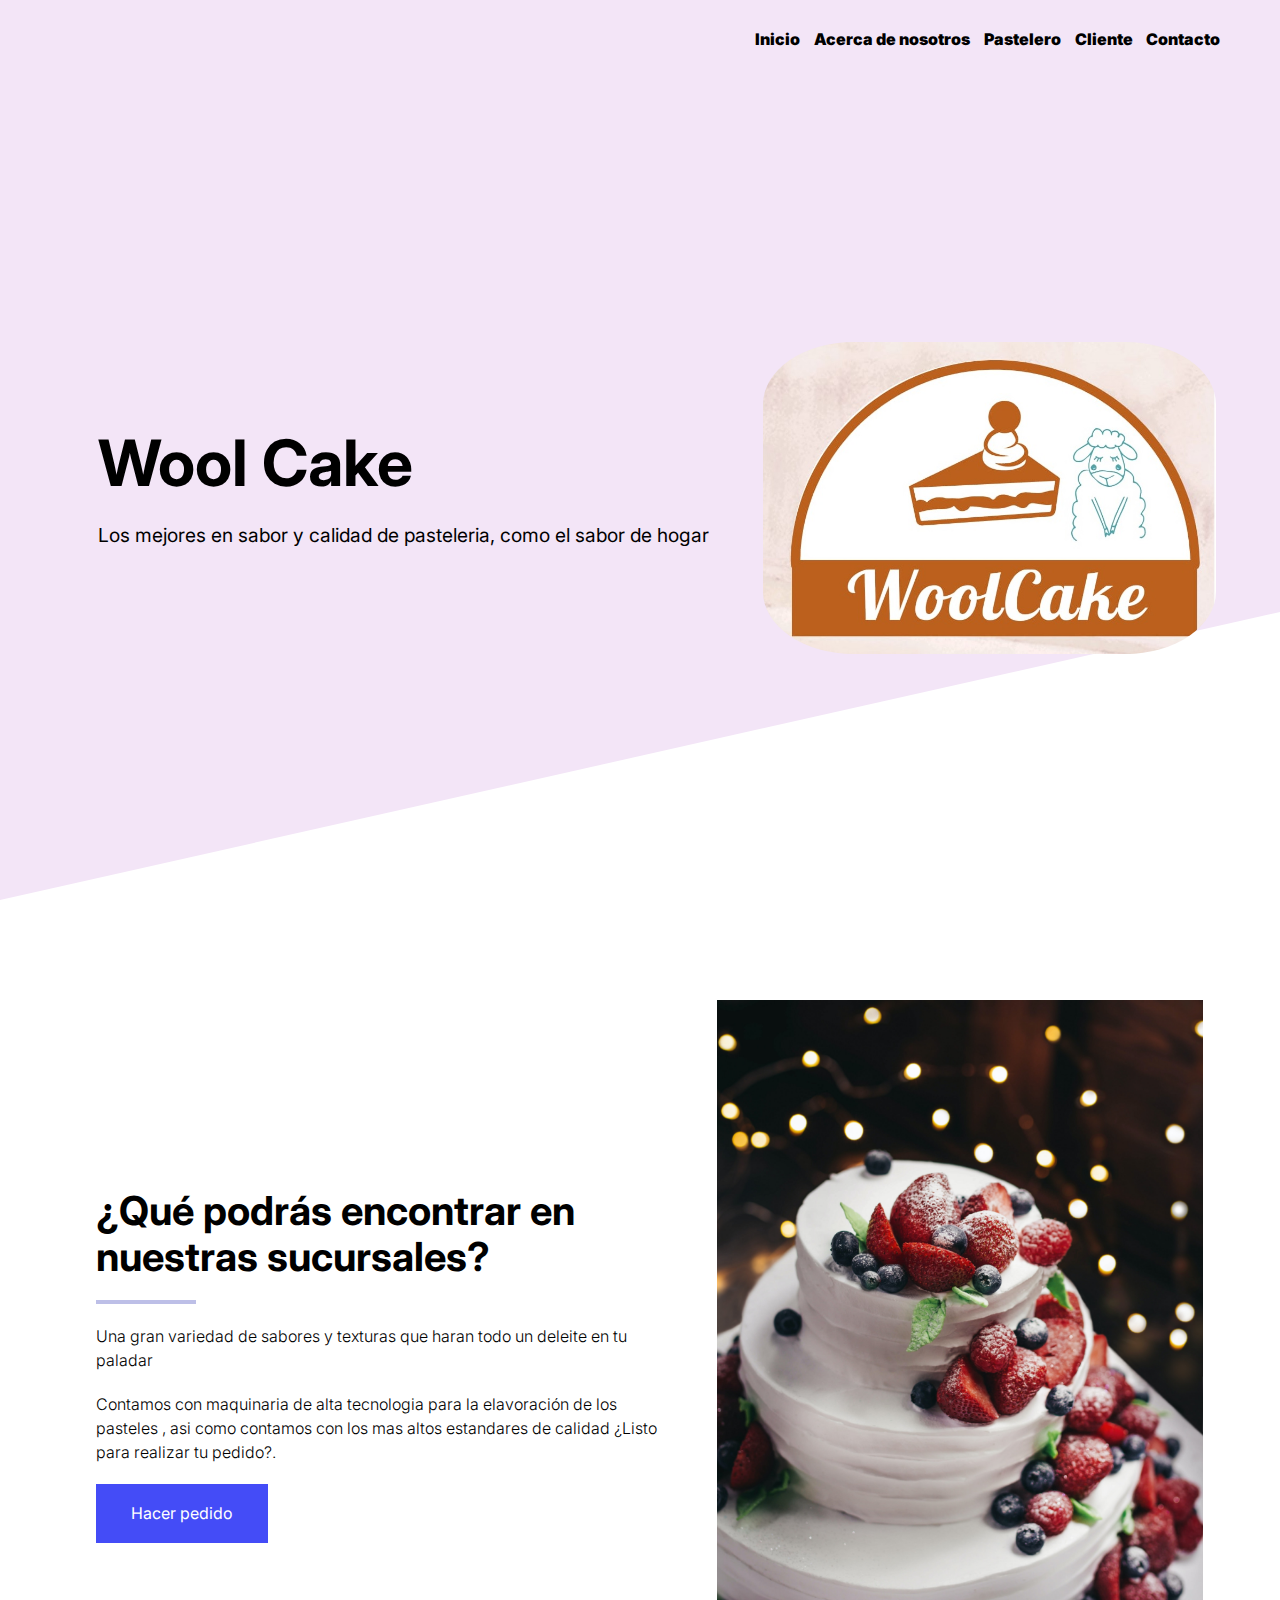
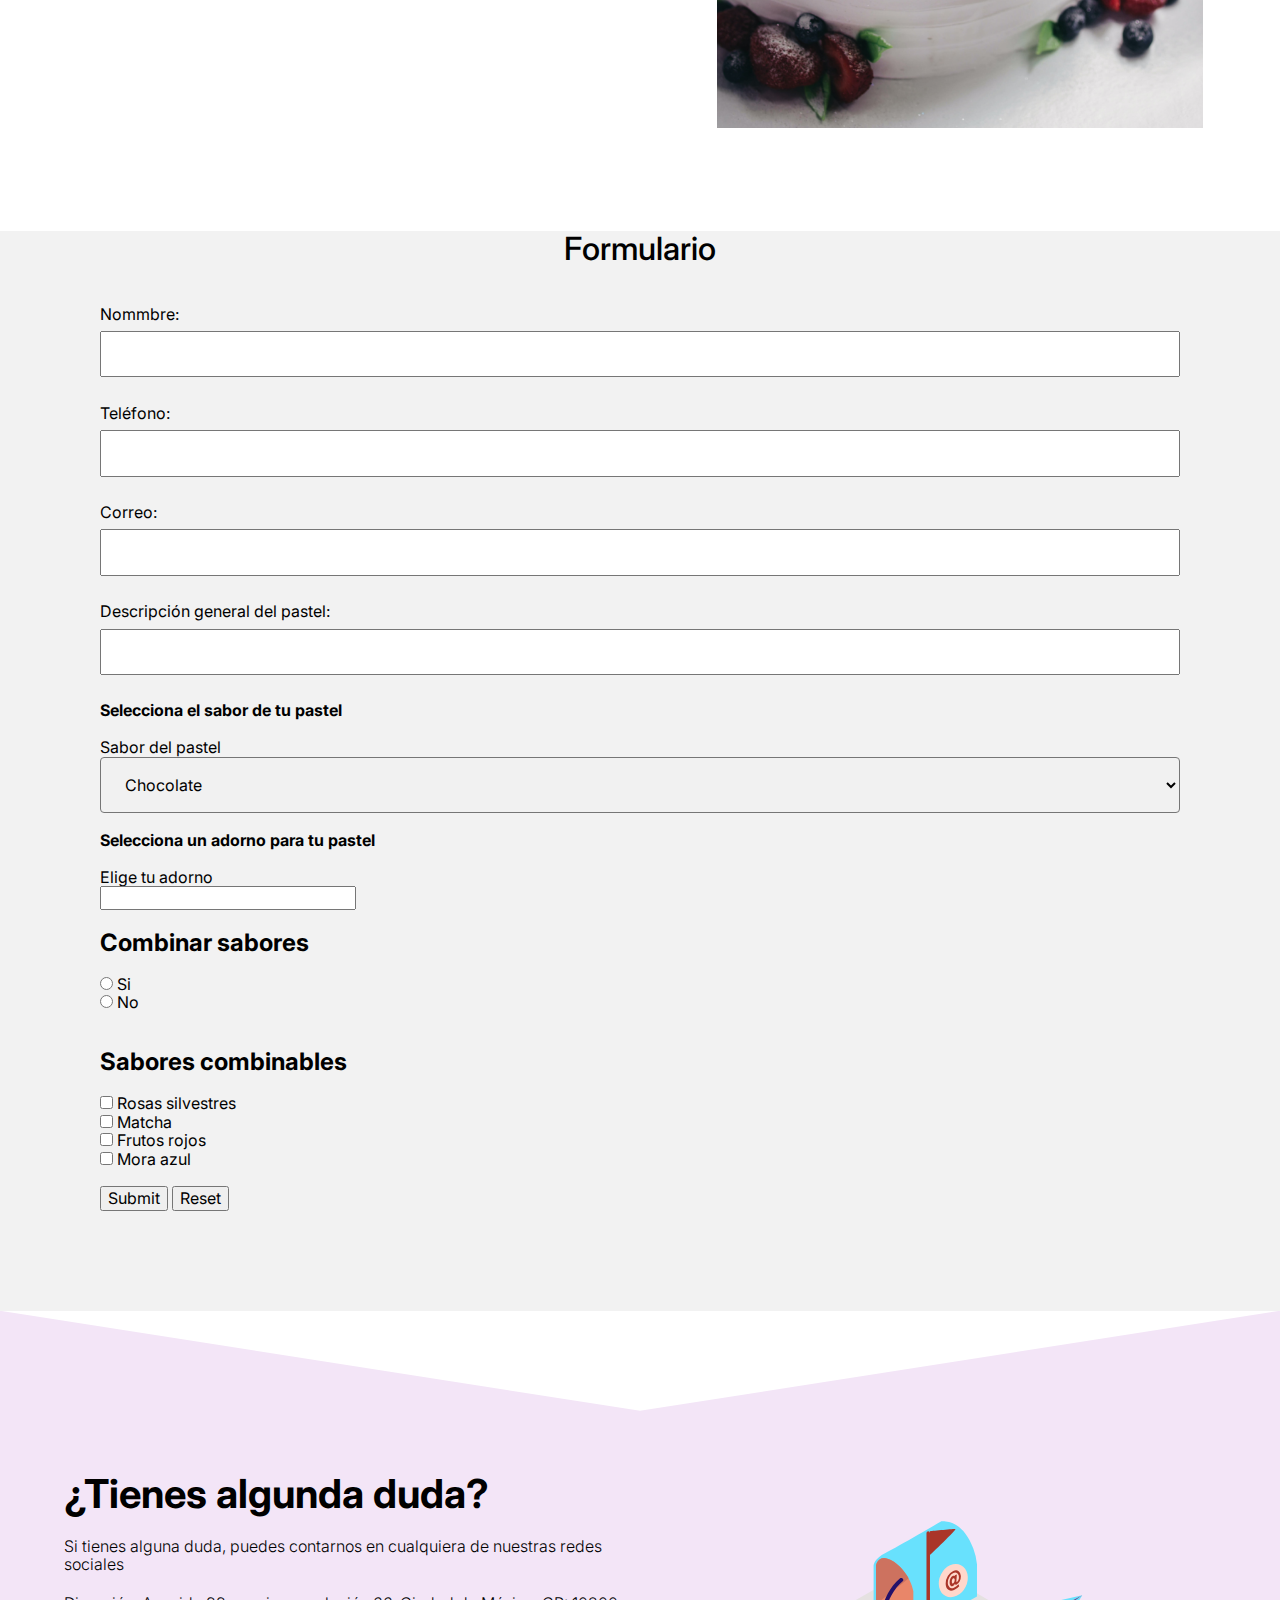
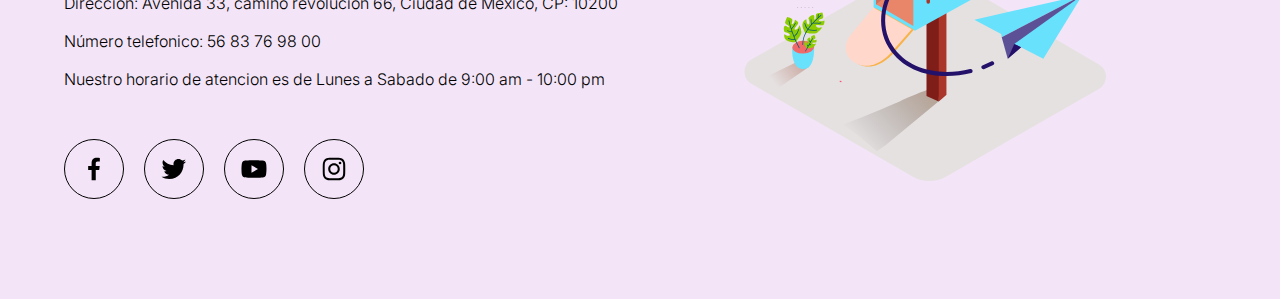
<file: Página Web Pasteleria Maquetación/cliente.html>
<!DOCTYPE html>
<html lang="en">
<head>
    <meta charset="UTF-8">
    <meta name="viewport" content="width=device-width, initial-scale=1.0">
    <meta name="author" content="Jesus Hernandez P">
    <meta name="keywords" content="Pasteleria,pasteles,comprar pastel, pasteles ricos">
    <title>Pasteleria Wool Cake, los mas suaves del mercado</title>
    <link rel="stylesheet" href="css/normalize.css">
    <link rel="stylesheet" href="css/style.css">
</head>
<body>
    
    <header class="hero">
        <nav>                      
            <a href="index.html">Inicio</a>
            <a href="index.html#about">Acerca de nosotros</a>
            <a href="#">Pastelero</a>
            <a href="cliente.html">Cliente </a>
            <a href="index.html#footer" >Contacto</a>
            
        </nav>

        <div class="hero__container container">

            <div class="hero__texts">
                <h1 class="hero__title">Wool Cake</h1>
                <p class="hero__copy">Los mejores en sabor y calidad de pasteleria, como el sabor de hogar</p>
                  
            </div>

            <img src="assets/logo1.jpeg" class="hero__img">

        </div>


    </header>

    <main class="main">

        

        <section class="about container">

            <div class="about__course">
                <h2 class="title title--border">¿Qué podrás encontrar en nuestras sucursales?</h2>

                <p class="about__paragraph">Una gran variedad de sabores y texturas que haran todo un deleite en tu paladar</p>

                <p class="about__paragraph">Contamos con maquinaria de alta tecnologia para la elavoración de los pasteles , asi como contamos con los mas altos estandares de calidad ¿Listo para realizar tu pedido?.</p>

                <a href="#" class="cta">Hacer pedido</a>
            </div>
            <figure class="about__picture">
                <img src="assets/imu2.jpg" class="about__img">
            </figure>
        </section>

        <section class="form">
            <div class="form">
            <p style="font-size: 2em; text-align: center; font-weight: 520;" >Formulario</p>
            <br><br>            
            <label for="Input1_nombre"> Nommbre:</label>
            <br>
            <input type="text" id="Input1_nombre" name="Input1_nombre">
            <br><br>
            <label for="Input2_telefono"> Teléfono:</label>
            <br>
            <input type="number" id="Input2_telefono" name="Input2_telefono"maxlength="10">
            <br><br>
            <label for="correo1">Correo:</label><br>
            <input type="email" id="correo1" name="correo1"><br><br>
            <label for="descripcion_pastel"> Descripción general del pastel:</label>
            <br>
            <input type="text" id="descripcion_pastel" name="descripcion_pastel">
            <br><br>
            <p style="font-weight: 700;">Selecciona el sabor de tu pastel</p>
            <br>
            <label for="sabor">Sabor del pastel</label>
            <select id="sabor name="sabor">
                <option value="chocolate">Chocolate</option>
                <option value="frutos_rojos">Frutos Rojos</option>
                <option value="limon">Limon</option>
                <option value="rosa_silvestre">Rosa silvestre</option>
                <option value="matcha">Matcha</option>
                <option value="mora_azul">Mora azul</option>
                
            </select>
            <br><br>
            <p style="font-weight: 700;">Selecciona un adorno para tu pastel</p>
            <br>
            <label for="adorno">Elige tu adorno</label><br>
            <input list="adornos">
            <datalist id="adornos">
                <option value="Globos-metálicos">
                <option value="Globos-dorado">
                <option value="Velita tradicional">
                <option value="Rosas">
                <option value="Plantas del bosque">
            </datalist>
            <br><br>

            <h2>Combinar sabores</h2><br>
            <input type="radio" id="Si" name="combinar_s" value="Si">
            <label for="Si">Si</label><br>
            <input type="radio" id="No" name="combinar_no" value="No">
            <label for="No">No</label><br>
            <br><br>


            <h2>Sabores combinables</h2><br>
            <input type="checkbox" id="topping1" name="topping1" value="chocolate">
            <label for="topping1">Rosas silvestres</label><br>
            <input type="checkbox" id="topping2" name="topping2" value="matcha">
            <label for="topping2">Matcha</label><br>
            <input type="checkbox" id="topping3" name="topping3" value="frutos_rojos">
            <label for="topping3">Frutos rojos</label><br>
            <input type="checkbox" id="topping4" name="topping4" value="mora_azul">
            <label for="topping4">Mora azul</label><br><br>


            <input type="submit" value="Submit">
            <input type="reset">
            </div>
        </section>
    </main>

    <footer class="footer" >
        <div id="footer" class="footer__container container">

            <div class="footer__contact">
                <div class="footer__texts">
                    <h2 class="title">¿Tienes algunda duda?</h2>
                    <p class="footer__copy">Si tienes alguna duda, puedes contarnos en cualquiera de nuestras redes sociales</p>
                    <p class="footer__copy">Dirección: Avenida 33, camino revolución 66, Ciudad de México, CP: 10200</p>
                    <p class="footer__copy">Número telefonico: 56 83 76 98 00</p>
                    <p class="footer__copy">Nuestro horario de atencion es de Lunes a Sabado de 9:00 am - 10:00 pm</p>

                    <div class="footer__social">
                        <a href="#" class="footer__link">
                           <img src="assets/bxl-facebook.svg" class="footer__icon">
                        </a>
                        <a href="#" class="footer__link">
                           <img src="assets/bxl-twitter.svg" class="footer__icon">
                        </a>
                        <a href="#" class="footer__link">
                           <img src="assets/bxl-youtube.svg" class="footer__icon">
                        </a>
                        <a href="#" class="footer__link">
                           <img src="assets/bxl-instagram.svg" class="footer__icon">
                        </a>
                    </div>
                </div>

                <figure class="footer__picture">
                    <img src="assets/message-ilustration.svg" class="footer__img">
                </figure>
            </div>

        </div>
    </footer>

</body>
</html>
</file>
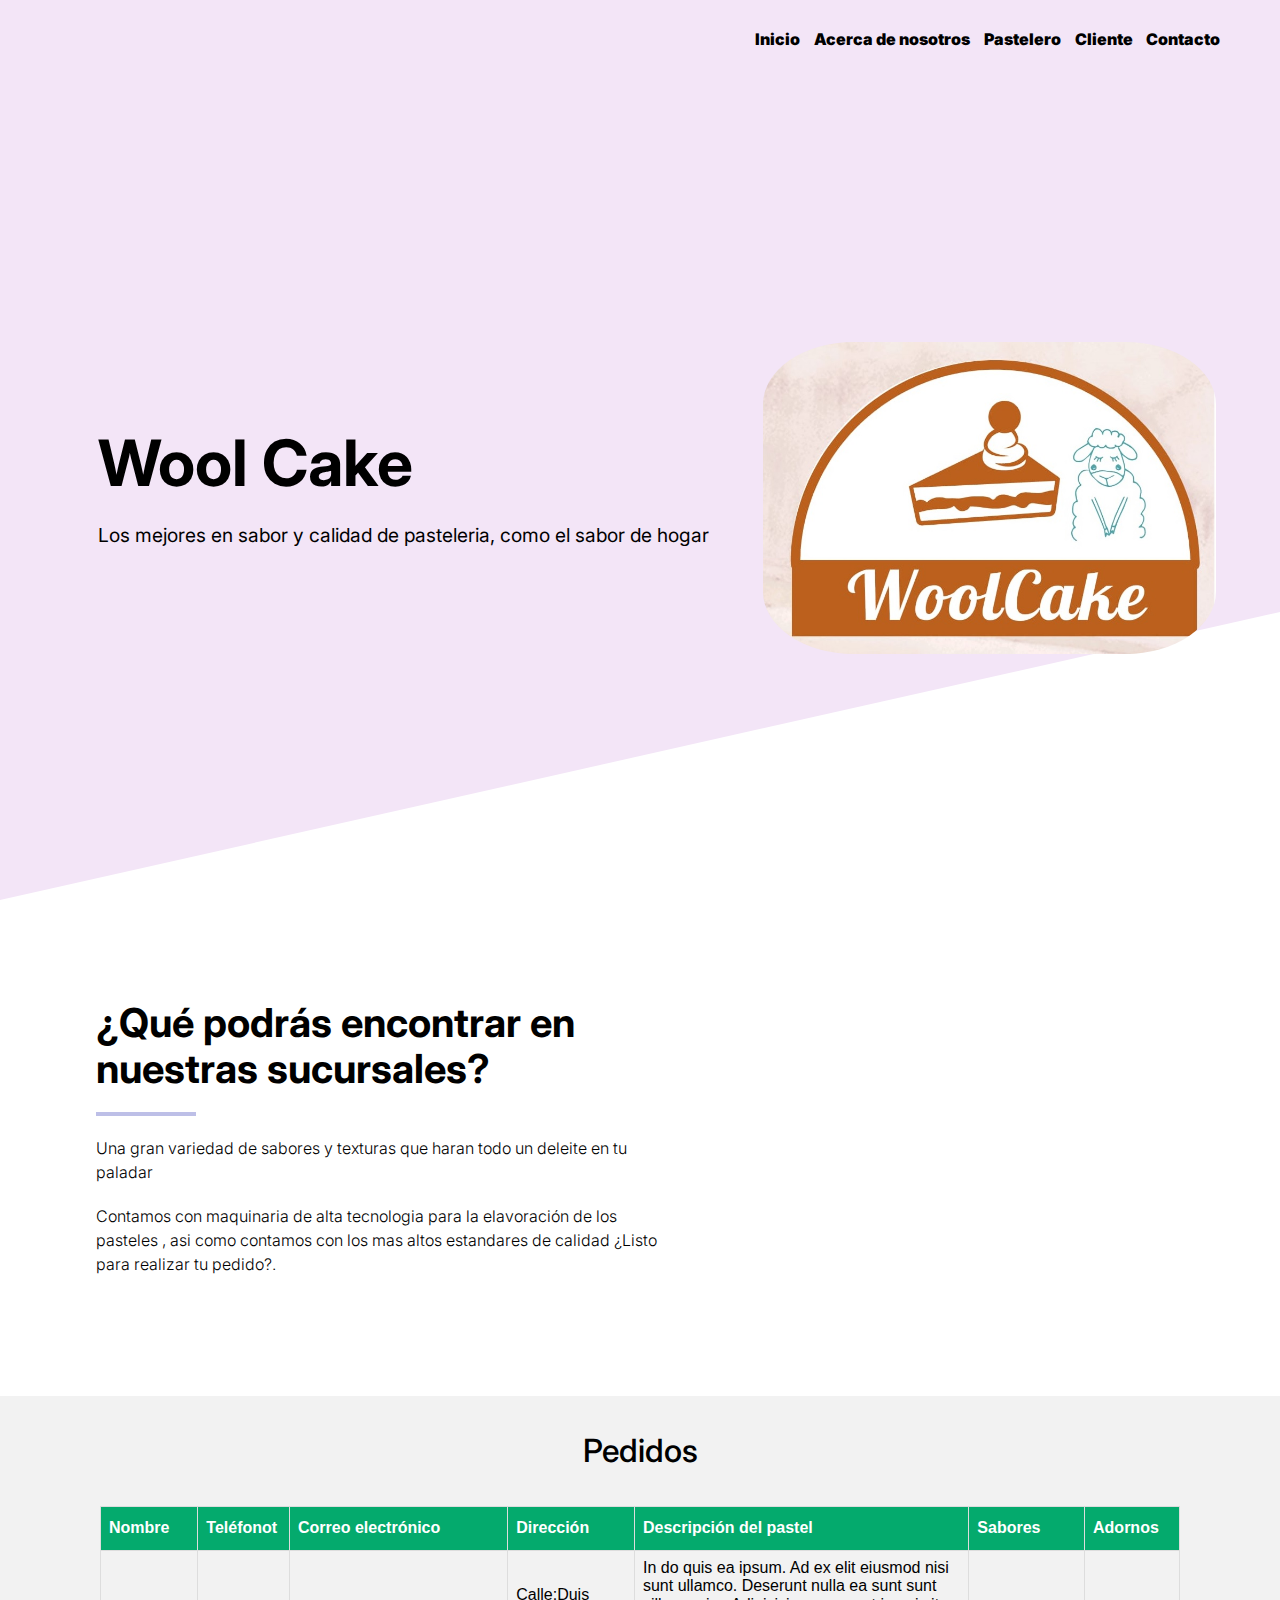
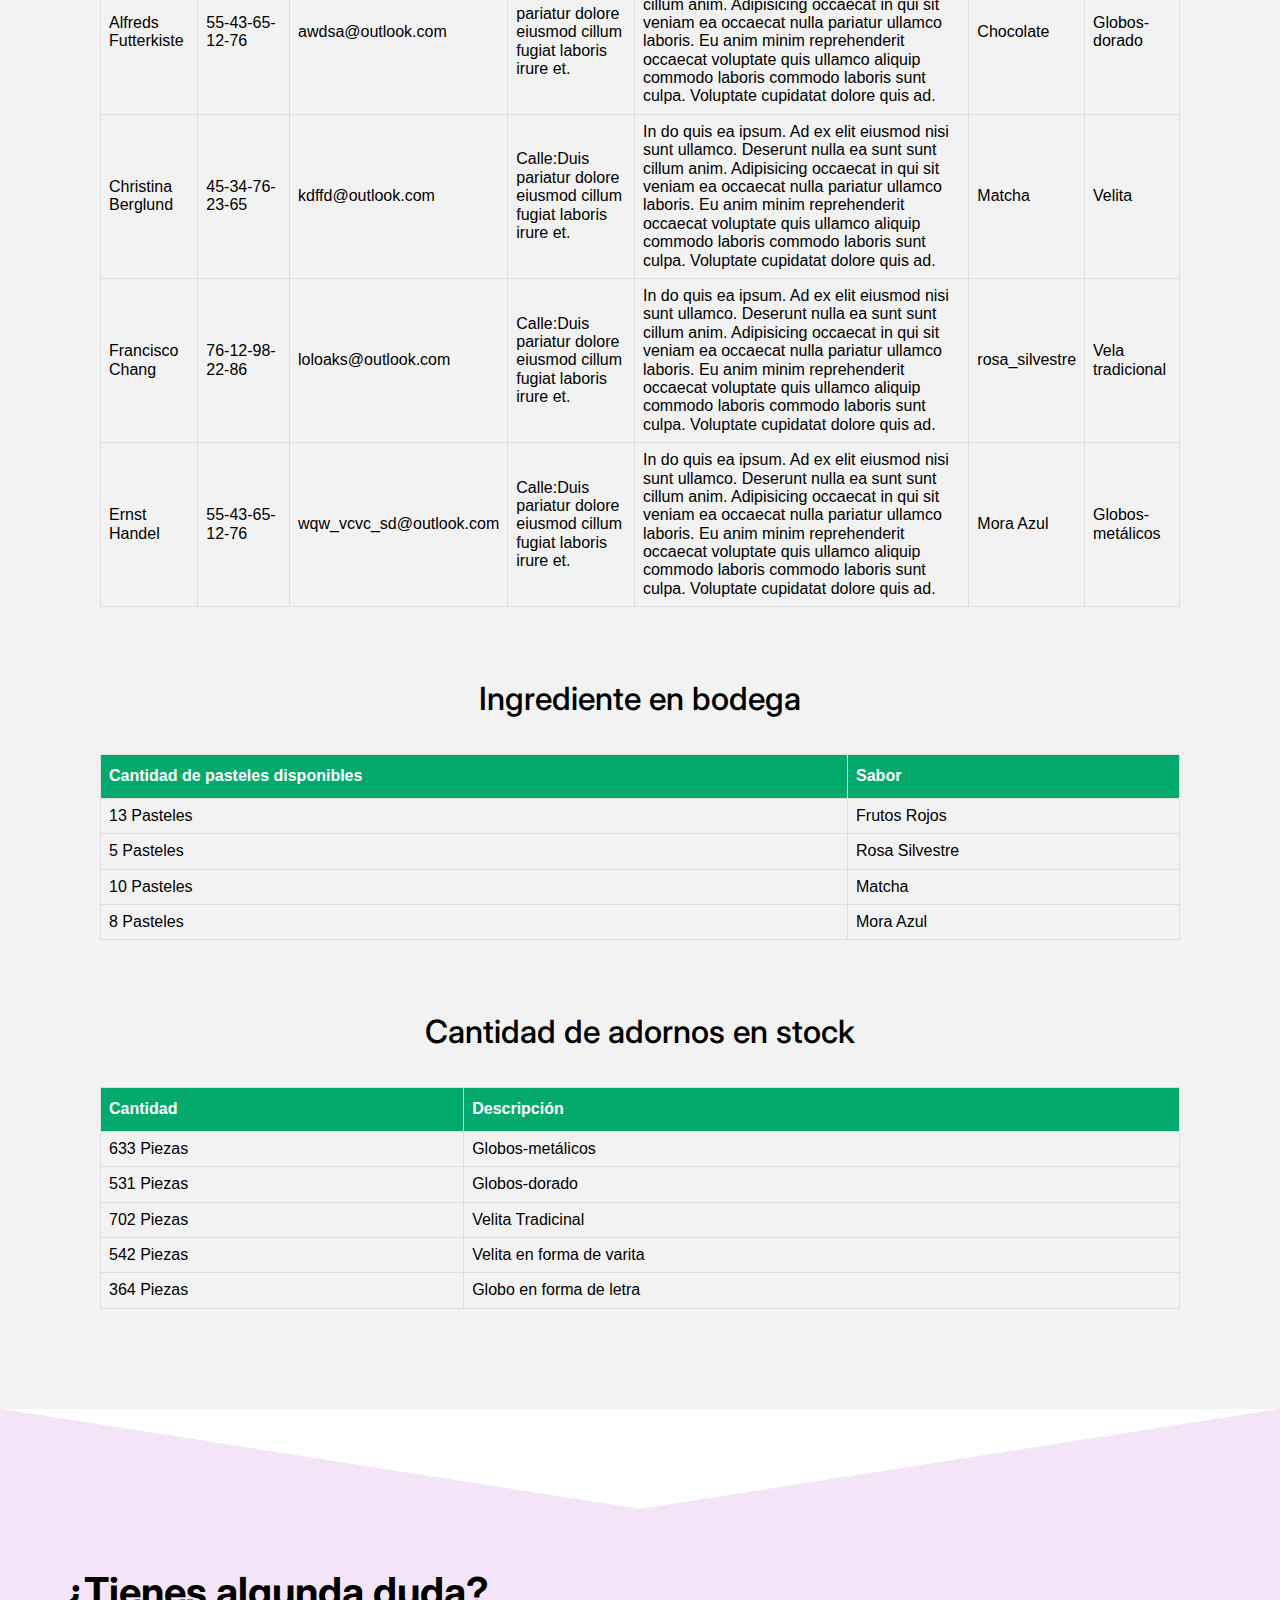
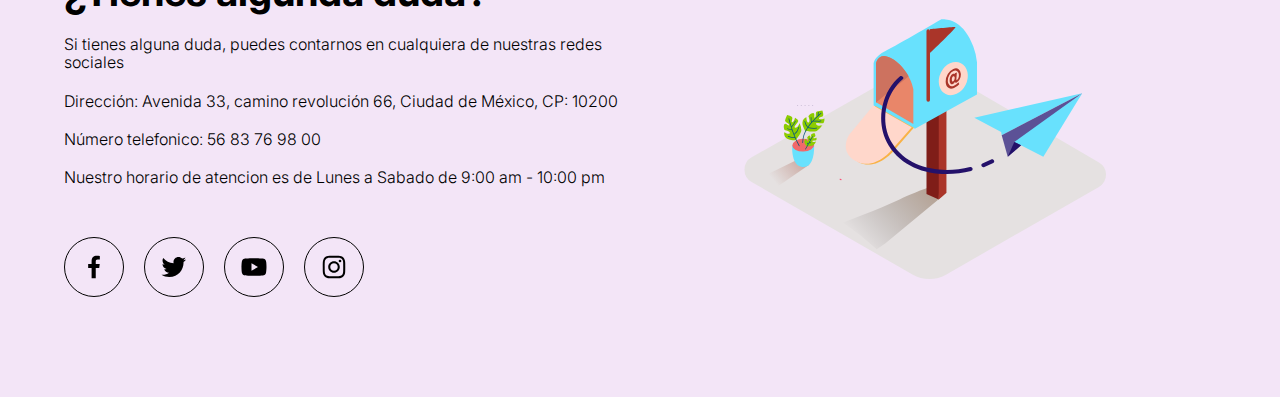
<file: Página Web Pasteleria Maquetación/pastelero.html>
<!DOCTYPE html>
<html lang="en">
    <head>
        <meta charset="UTF-8">
        <meta name="viewport" content="width=device-width, initial-scale=1.0">
        <meta name="author" content="Jesus Hernandez P">
        <meta name="keywords" content="Pasteleria,pasteles,comprar pastel,
            pasteles ricos">
        <title>Pasteleria Wool Cake, los mas suaves del mercado</title>
        <link rel="stylesheet" href="css/normalize.css">
        <link rel="stylesheet" href="css/style.css">
    </head>
    <body>

        <header class="hero">
            <nav>
                <a href="index.html">Inicio</a>
                <a href="index.html#about">Acerca de nosotros</a>
                <a href="#">Pastelero</a>
                <a href="cliente.html">Cliente </a>
                <a href="index.html#footer">Contacto</a>

            </nav>

            <div class="hero__container container">

                <div class="hero__texts">
                    <h1 class="hero__title">Wool Cake</h1>
                    <p class="hero__copy">Los mejores en sabor y calidad de
                        pasteleria, como el sabor de hogar</p>

                </div>

                <img src="assets/logo1.jpeg" class="hero__img">

            </div>


        </header>

        <main class="main">



            <section class="about container">

                <div class="about__course">
                    <h2 class="title title--border">¿Qué podrás encontrar en
                        nuestras sucursales?</h2>

                    <p class="about__paragraph">Una gran variedad de sabores y
                        texturas que haran todo un deleite en tu paladar</p>

                    <p class="about__paragraph">Contamos con maquinaria de alta
                        tecnologia para la elavoración de los pasteles , asi
                        como contamos con los mas altos estandares de calidad
                        ¿Listo para realizar tu pedido?.</p>


                </div>
            </section>

            <section class="form">
                <div class="form">
                    <br><br>
                    <p style="font-size: 2em; text-align: center; font-weight:
                        520;">Pedidos</p>
                    <br><br>

                    <table id="customers">
                        <tr>
                            <th>Nombre</th>
                            <th>Teléfonot</th>
                            <th>Correo electrónico</th>
                            <th>Dirección</th>
                            <th>Descripción del pastel</th>
                            <th>Sabores</th>
                            <th>Adornos</th>
                        </tr>
                        <tr>
                            <td>Alfreds Futterkiste</td>
                            <td>55-43-65-12-76</td>
                            <td>awdsa@outlook.com</td>
                            <td>Calle:Duis pariatur dolore eiusmod cillum fugiat
                                laboris irure et.</td>
                            <td>In do quis ea ipsum. Ad ex elit eiusmod nisi
                                sunt ullamco. Deserunt nulla ea sunt sunt cillum
                                anim. Adipisicing occaecat in qui sit veniam ea
                                occaecat nulla pariatur ullamco laboris. Eu anim
                                minim reprehenderit occaecat voluptate quis
                                ullamco aliquip commodo laboris commodo laboris
                                sunt culpa. Voluptate cupidatat dolore quis ad.
                                <td>Chocolate</td>
                                <td>Globos-dorado</td>
                            </td>
                        </tr>
                        <tr>
                            <td>Christina Berglund</td>
                            <td>45-34-76-23-65</td>
                            <td>kdffd@outlook.com</td>
                            <td>Calle:Duis pariatur dolore eiusmod cillum fugiat
                                laboris irure et.</td>
                            <td>In do quis ea ipsum. Ad ex elit eiusmod nisi
                                sunt ullamco. Deserunt nulla ea sunt sunt cillum
                                anim. Adipisicing occaecat in qui sit veniam ea
                                occaecat nulla pariatur ullamco laboris. Eu anim
                                minim reprehenderit occaecat voluptate quis
                                ullamco aliquip commodo laboris commodo laboris
                                sunt culpa. Voluptate cupidatat dolore quis ad.
                                <td>Matcha</td>
                                <td>Velita</td>
                            </tr>
                            <tr>
                                <td>Francisco Chang</td>
                                <td>76-12-98-22-86</td>
                                <td>loloaks@outlook.com</td>
                                <td>Calle:Duis pariatur dolore eiusmod cillum
                                    fugiat laboris irure et.</td>
                                <td>In do quis ea ipsum. Ad ex elit eiusmod nisi
                                    sunt ullamco. Deserunt nulla ea sunt sunt
                                    cillum anim. Adipisicing occaecat in qui sit
                                    veniam ea occaecat nulla pariatur ullamco
                                    laboris. Eu anim minim reprehenderit
                                    occaecat voluptate quis ullamco aliquip
                                    commodo laboris commodo laboris sunt culpa.
                                    Voluptate cupidatat dolore quis ad.
                                    <td>rosa_silvestre</td>
                                    <td>Vela tradicional</td>
                                </tr>
                                <tr>
                                    <td>Ernst Handel</td>
                                    <td>55-43-65-12-76</td>
                                    <td>wqw_vcvc_sd@outlook.com</td>
                                    <td>Calle:Duis pariatur dolore eiusmod
                                        cillum fugiat laboris irure et.</td>
                                    <td>In do quis ea ipsum. Ad ex elit eiusmod
                                        nisi sunt ullamco. Deserunt nulla ea
                                        sunt sunt cillum anim. Adipisicing
                                        occaecat in qui sit veniam ea occaecat
                                        nulla pariatur ullamco laboris. Eu anim
                                        minim reprehenderit occaecat voluptate
                                        quis ullamco aliquip commodo laboris
                                        commodo laboris sunt culpa. Voluptate
                                        cupidatat dolore quis ad.
                                        <td>Mora Azul</td>
                                        <td>Globos-metálicos</td>
                                    </tr>

                                </table>
                                <br><br><br><br>
                                <p style="font-size: 2em; text-align: center;
                                    font-weight:
                                    520;">Ingrediente en bodega</p>
                                <br><br>
                                <table id="customers">
                                    <tr>
                                        <th>Cantidad de pasteles disponibles</th>
                                        <th>Sabor</th>                                        
                                    </tr>
                                    <tr>
                                        <td>13 Pasteles</td>
                                        <td>Frutos Rojos</td>
                                    </tr>
                                    <tr>
                                        <td>5 Pasteles</td>
                                        <td>Rosa Silvestre</td>
                                    </tr>
                                    <tr>
                                        <td>10 Pasteles</td>
                                        <td>Matcha</td>
                                    </tr>
                                    <tr>
                                        <td>8 Pasteles</td>
                                        <td>Mora Azul</td>
                                    </tr>

                                </table>

                                <br><br><br><br>
                                <p style="font-size: 2em; text-align: center;
                                    font-weight:
                                    520;">Cantidad de adornos en stock</p>
                                <br><br>
                                <table id="customers">
                                    <tr>
                                        <th>Cantidad</th>
                                        <th>Descripción</th>
                                    </tr>
                                    <tr>
                                        <td>633 Piezas</td>
                                        <td>Globos-metálicos</td>
                                    </tr>
                                    <tr>
                                        <td>531 Piezas</td>
                                        <td>Globos-dorado</td>
                                    </tr>
                                    <tr>
                                        <td>702 Piezas</td>
                                        <td>Velita Tradicinal</td>
                                    </tr>
                                    <tr>
                                            <td>542 Piezas</td>
                                            <td>Velita en forma de varita</td>
                                        
                                    </tr>
                                    <tr>
                                        <td>364 Piezas</td>
                                        <td>Globo en forma de letra</td>
                                    </tr>
                                </table>                              
                    </main>

                    <footer class="footer">
                        <div id="footer"
                            class="footer__container
                            container">

                            <div class="footer__contact">
                                <div class="footer__texts">
                                    <h2 class="title">¿Tienes
                                        algunda
                                        duda?</h2>
                                    <p class="footer__copy">Si
                                        tienes
                                        alguna duda, puedes
                                        contarnos en
                                        cualquiera de
                                        nuestras redes
                                        sociales</p>
                                    <p class="footer__copy">Dirección:
                                        Avenida 33, camino
                                        revolución
                                        66, Ciudad de
                                        México, CP: 10200</p>
                                    <p class="footer__copy">Número
                                        telefonico: 56 83 76
                                        98 00</p>
                                    <p class="footer__copy">Nuestro
                                        horario de atencion
                                        es de Lunes
                                        a Sabado de 9:00 am
                                        - 10:00 pm</p>
                                    <div
                                        class="footer__social">
                                        <a href="#"
                                            class="footer__link">
                                            <img
                                                src="assets/bxl-facebook.svg"
                                                class="footer__icon">
                                        </a>
                                        <a href="#"
                                            class="footer__link">
                                            <img
                                                src="assets/bxl-twitter.svg"
                                                class="footer__icon">
                                        </a>
                                        <a href="#"
                                            class="footer__link">
                                            <img
                                                src="assets/bxl-youtube.svg"
                                                class="footer__icon">
                                        </a>
                                        <a href="#"
                                            class="footer__link">
                                            <img
                                                src="assets/bxl-instagram.svg"
                                                class="footer__icon">
                                        </a>
                                    </div>
                                </div>

                                <figure
                                    class="footer__picture">
                                    <img
                                        src="assets/message-ilustration.svg"
                                        class="footer__img">
                                </figure>
                            </div>

                        </div>
                    </footer>

                </body>
            </html>
</file>
<file: Página Web Pasteleria Maquetación/css/style.css>
@import url('https://fonts.googleapis.com/css2?family=Inter:wght@300;400;700&display=swap');

:root{
    --color-primary: #bdbfe7;
    --color-title: #000;
    --align-title: left;
    --padding-container: 100px 0;
    --width-container: 90%;
    --max-width-container: 1200px;
    --color-btn: #444CF7;
    --text-btn: #fff;
    --padding-btn: 20px 35px;
    --height-shape:18em;
}


body{
    font-family: 'Inter', sans-serif;
    background-color: #E5E5F7;
    opacity: 1;
    background-image:  radial-gradient(#444CF7 0.7000000000000001px, transparent 0.7000000000000001px), radial-gradient(#444CF7 0.7000000000000001px, #f3e5f7 0.7000000000000001px);
    background-size: 28px 28px;
    background-position: 0 0,14px 14px;
}

.container{
    width: var(--width-container);
    max-width: var(--max-width-container);
    padding: var(--padding-container);
    margin: 0 auto;
    overflow: hidden;
}



nav{
    text-align: right;
    padding: 30px 50px 0 0;
    
}

nav > a{
    color:rgb(0, 0, 0);
    font-weight: 900;
    text-decoration: none;
    margin-right: 10px;
}

nav > a:hover{
    text-decoration: underline;
}




.hero{
    height: 100vh;
    min-height: 500px;
    position: relative;
    --padding-container: 0;
}

.hero::after{
    content: "";
    display: block;
    position: absolute;
    height: var(--height-shape);
    width: 100%;
    bottom: 0;
    left: 0;
    background: #fff;
    z-index: -1;
    clip-path: polygon(0 100%, 100% 100%, 100% 0);

}

.hero__container{
    display: grid;
    height: 100%;
    grid-template-columns: 3fr 2fr;
    place-items: center;
    gap: 20px;
}

.hero__title{
    font-size: 4rem;
}

.hero__copy{
    font-size: 1.2rem;
    margin: 25px 0;
}

.hero__cta{
    display: inline-block;
    background: var(--color-btn);
    color: #fff;
    padding: var(--padding-btn);
    text-align: center;
    text-decoration: none;
}

.hero__img{
    width: 100%;
    border-radius: 20%;

}

/* Main */

.main{
    background: #fff;
}

.title{
    font-size: 2.5rem;
    text-align: var(--align-title);
    color: var(--color-title);
}

.title--border::after{
    content: "";
    display: block;
    width: 100px;
    margin-top: 20px;
    height: 4px;
    background-color: var(--color-primary);
}


.cta{
    display: inline-block;
    background: var(--color-btn);
    color: var(--text-btn);
    padding: var(--padding-btn);
    text-align: center;
    text-decoration: none;
}


/* Instrcutor */

.pasteleria{
    text-align: center;
    border-bottom: 2px solid #ccc;
    --padding-container: 30px 0 60px;
}

.pasteleria__container{
    width: 70%;
    margin: 0 auto;
}

.pasteleria__name{
    margin: 20px 0;
}

.pasteleria__tag{
    font-weight: 500;
    font-size: larger;

    margin-bottom: 20px;
}

.pasteleria__paragraph{
    text-align: left;
    line-height: 1.5;
    font-style: italic;
    color: #615a5a;
}

.pasteleria__img{
    width: 350px;
    height: 350px;
    border-radius: 30%;
    object-fit: cover;
    object-position: top;
}

/* about */

.about{
    display: grid;
    grid-template-columns: 5fr 4fr;
    place-items: center;
}

.about__course{
    width: 90%;
}

.about__paragraph{
    margin: 20px 0;
    line-height: 1.5;
    font-weight: 300;
}

.about__picture{
    text-align: center;
}

.about__img{
    width: 95%;
}

.card{
    background: #f2f2f2;    
}




.form{
    background: #f2f2f2;
    width: 100%;
   
   
}

div.form{
    padding-top: auto;
    padding-right: 100px;
    padding-bottom: 100px;
    padding-left: 100px;
}

input[type=text] {
    width: 100%;
    padding: 12px 20px;
    margin: 8px 0;
    box-sizing: border-box;
 
  }

  input[type=number] {
    width: 100%;
    padding: 12px 20px;
    margin: 8px 0;
    box-sizing: border-box;
  }

  input[type=email] {
    width: 100%;
    padding: 12px 20px;
    margin: 8px 0;
    box-sizing: border-box;
  }
  select {
    width: 100%;
    padding: 16px 20px;
    box-sizing: border-box;
    border-radius: 4px;
    background-color: #f1f1f1;
  }

  datalist {
    width: 100%;
    padding: 16px 20px;
    box-sizing: border-box;
    border-radius: 4px;
    background-color: #f1f1f1;
  }

  

div.gallery {
    margin: 10px;
    border: 1px solid #ccc;
    float: right;
    width: 300px;
  }
  
  div.gallery:hover {
    border: 1px solid #777;
  }
  
  div.gallery img {
    width: 100%;
    height: auto;
  }
  
  div.desc {
    padding: 15px;
    text-align: center;
  }

  #customers {
    font-family: Arial, Helvetica, sans-serif;
    border-collapse: collapse;
    width: 100%;
  }
  
  #customers td, #customers th {
    border: 1px solid #ddd;
    padding: 8px;
  }
  
  #customers tr:nth-child(even){background-color: #f2f2f2;}
  
  #customers tr:hover {background-color: #ddd;}
  
  #customers th {
    padding-top: 12px;
    padding-bottom: 12px;
    text-align: left;
    background-color: #04AA6D;
    color: white;
  }





/* Footer */

.footer{
    position: relative;
    --padding-container: 160px 0 50px ;

}


.footer::before{
    content: "";
    position: absolute;
    width: 100%;
    height: 100px;
    background: #fff;
    top: 0;
    left: 0;
    clip-path: polygon(0 0, 100% 0, 50% 100%);

}

.footer__contact{
    display: grid;
    grid-template-columns: repeat(2, 1fr);
    gap: 20px;
    place-items: center;
    margin-bottom: 30px;
}

.footer__copy{
    margin: 20px 0;
    font-weight: 300;
}

.footer__social{
    display: flex;
    padding-top: 30px;
    flex-wrap: wrap;
}

.footer__link{
    width: 60px;
    height: 60px;
    border: 1px solid #000;
    border-radius: 50%;
    margin-right: 20px;
    margin-bottom: 20px;
    display: flex;
    justify-content: center;
    align-items: center;
}

.footer__icon{
    width: 30px;
}


.footer__picture{
    margin: 0;
}

.footer__img{
    width: 100%;
}
</file>
